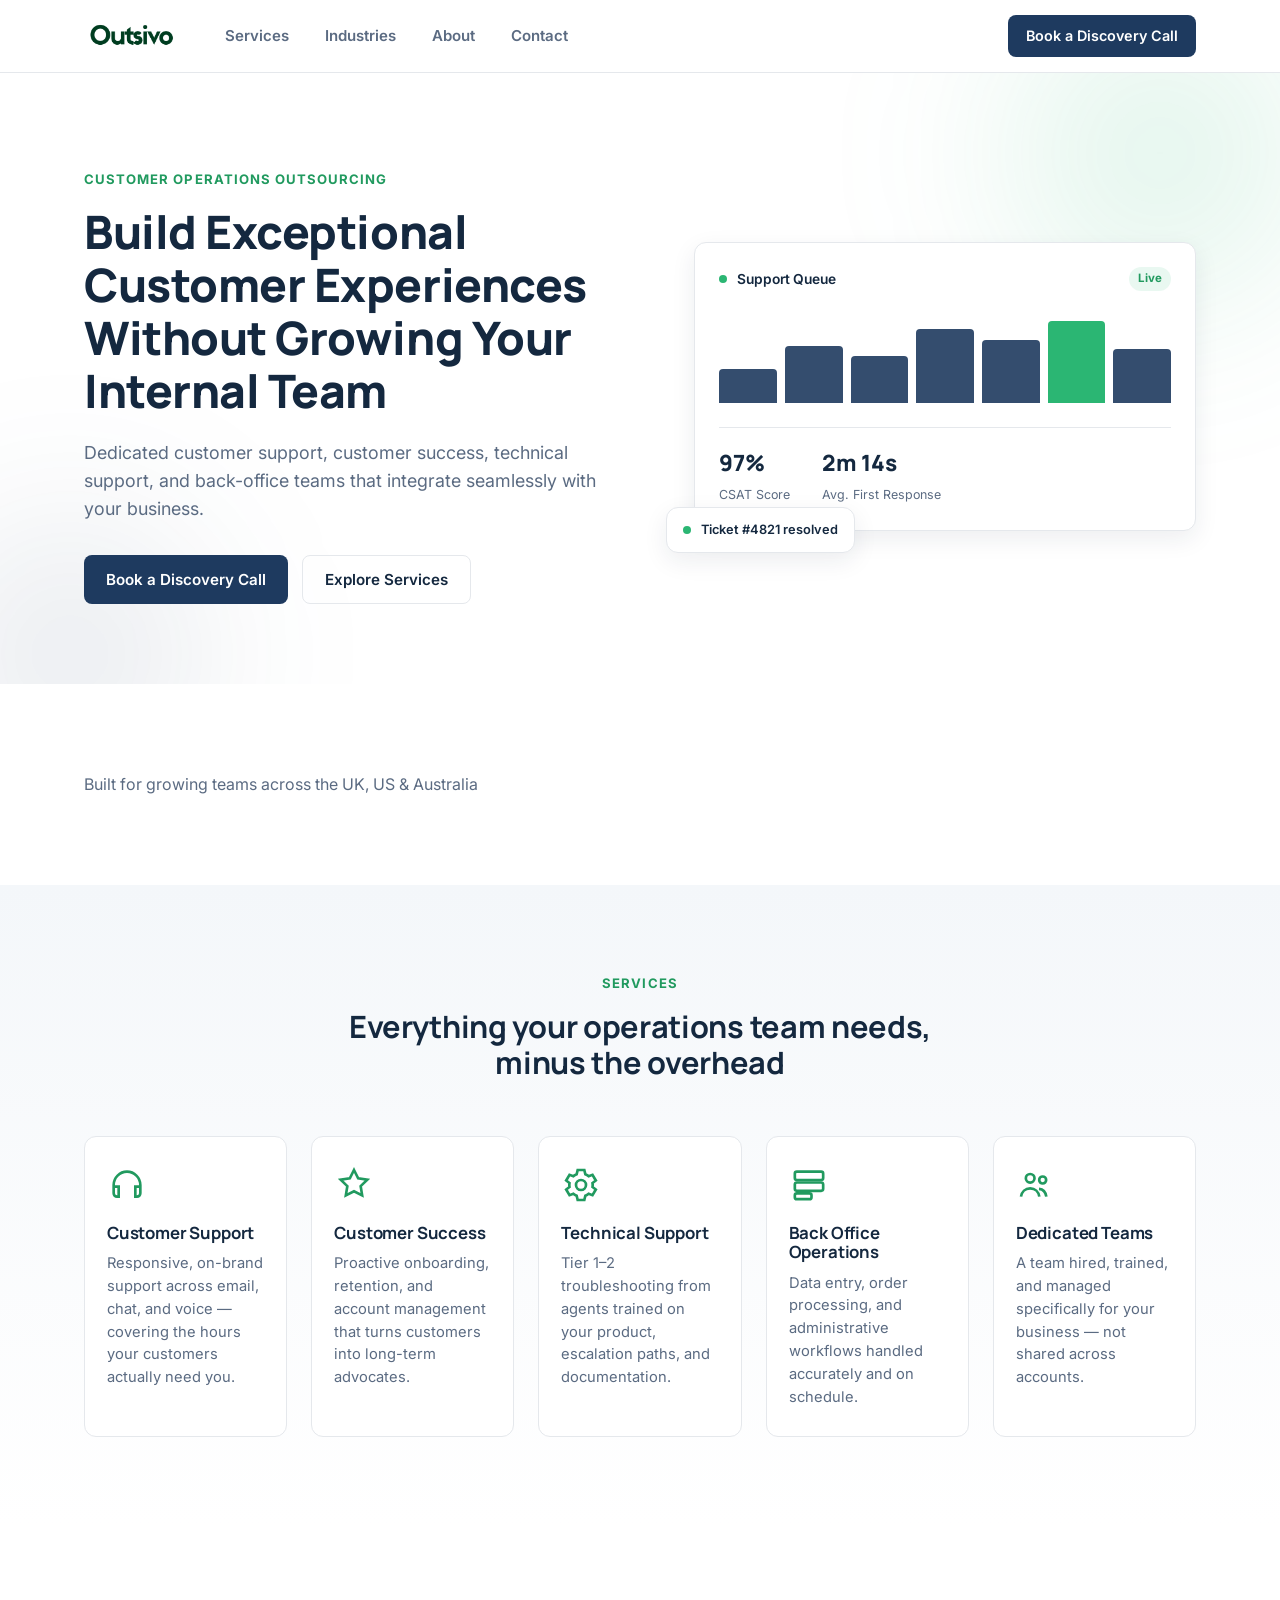
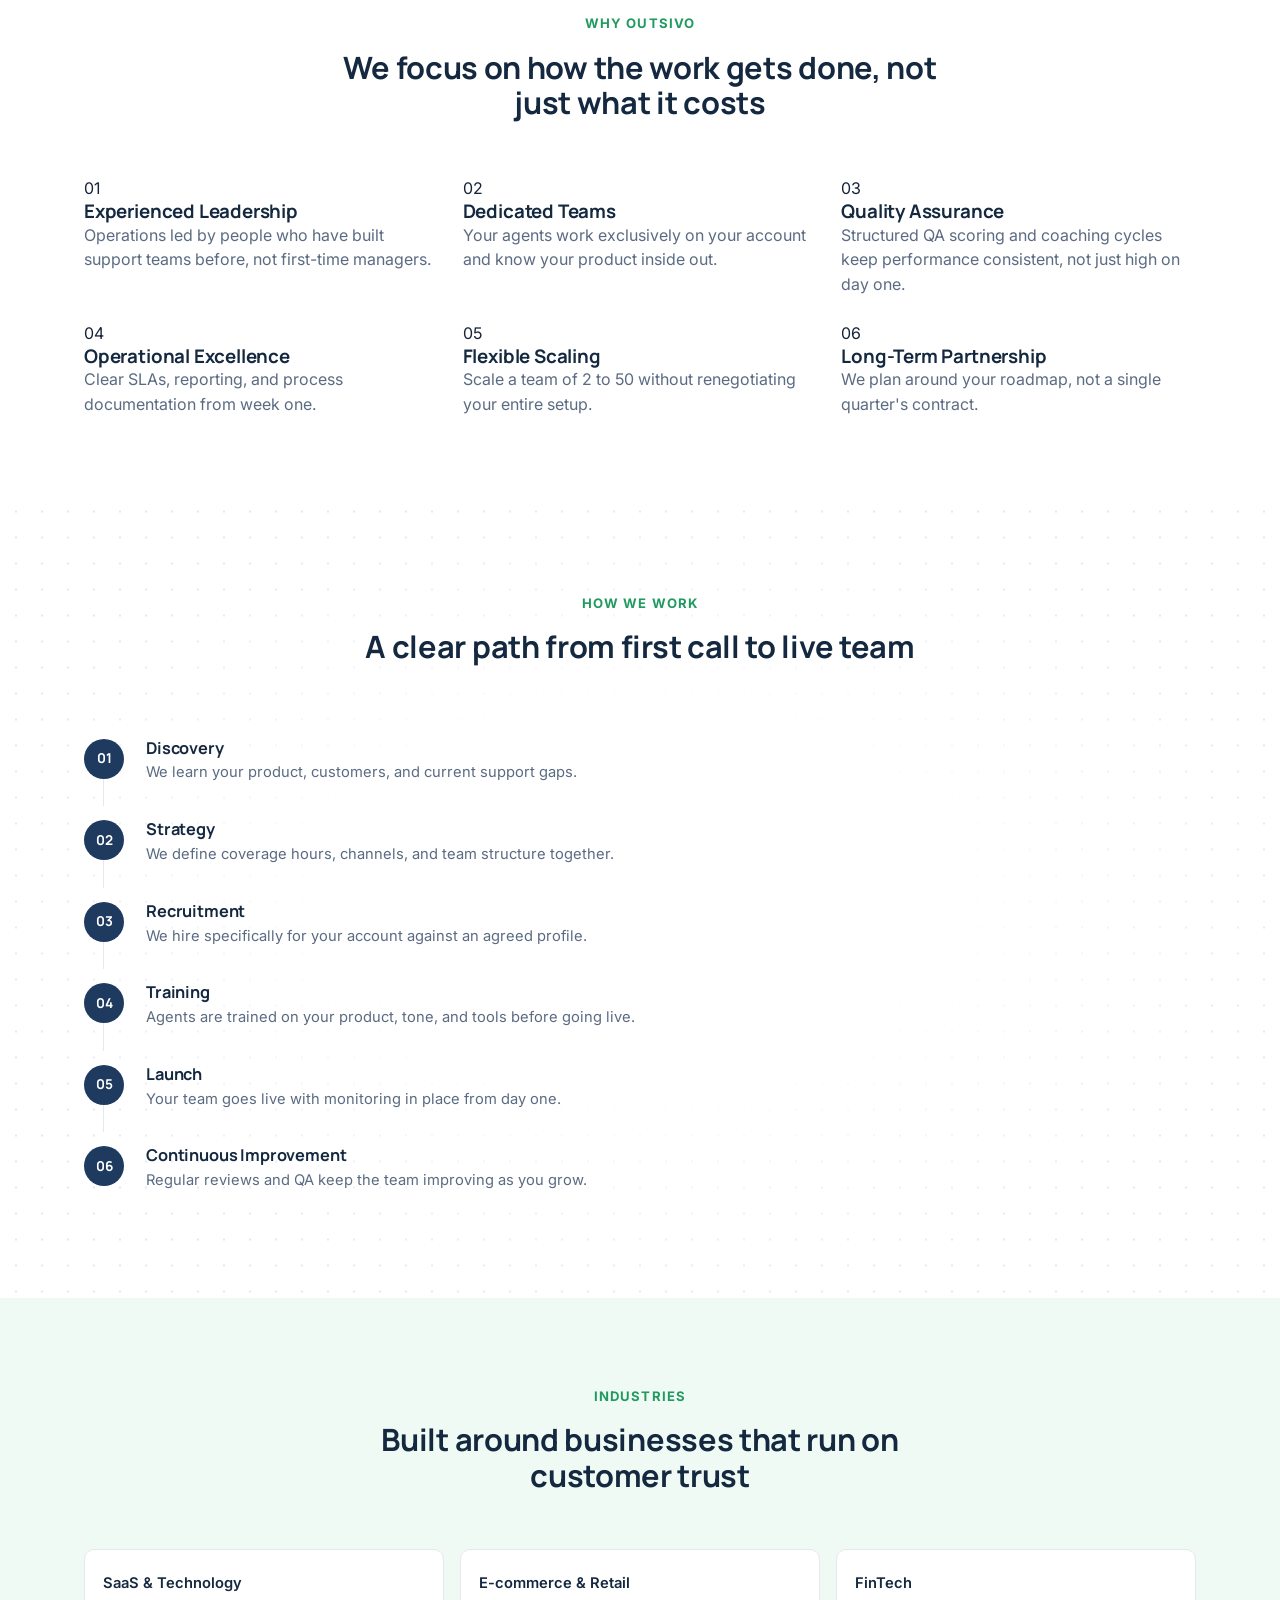
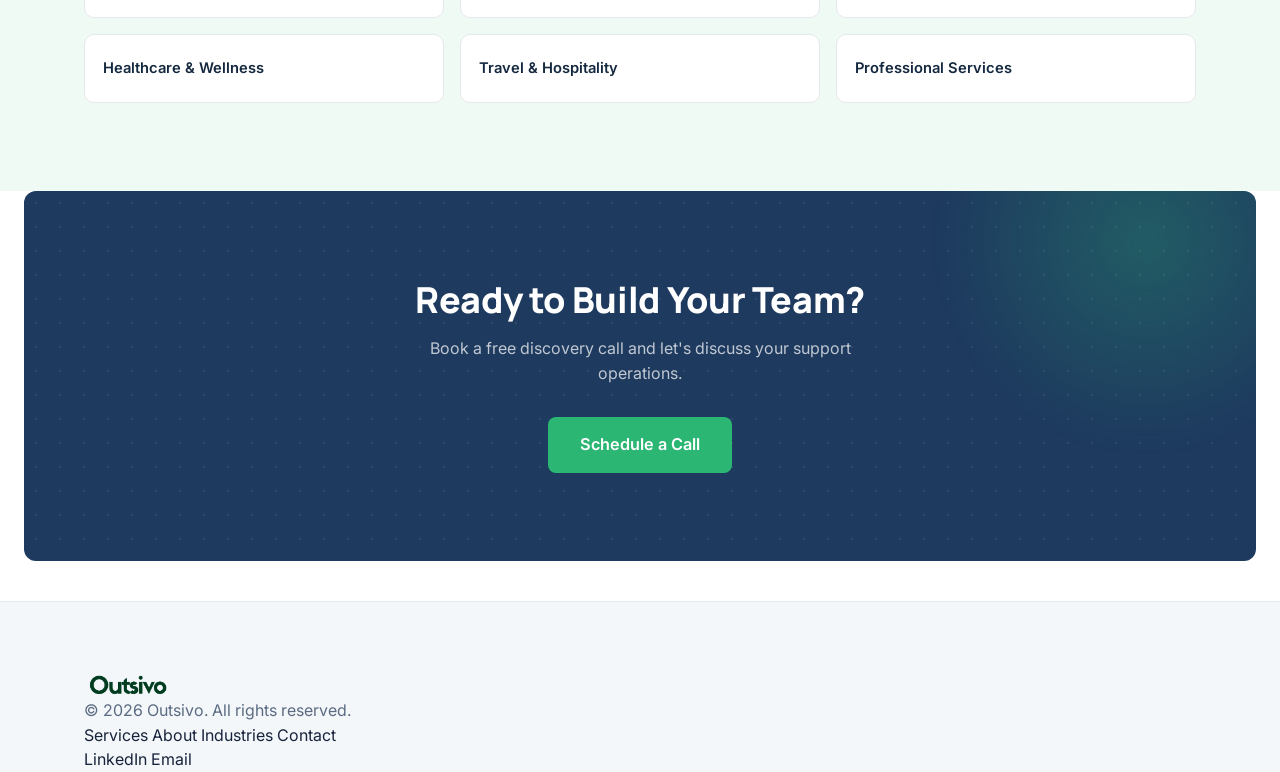
<file: index (1).html>
<!DOCTYPE html>
<html lang="en">
<head>
<meta charset="UTF-8">
<meta name="viewport" content="width=device-width, initial-scale=1.0">
<title>Outsivo — Customer Support, Success &amp; Technical Support Outsourcing</title>
<meta name="description" content="Dedicated customer support, customer success, technical support, and back-office teams that integrate seamlessly with your business.">
<link rel="preconnect" href="https://fonts.googleapis.com">
<link rel="preconnect" href="https://fonts.gstatic.com" crossorigin>
<link href="https://fonts.googleapis.com/css2?family=Manrope:wght@500;600;700;800&family=Inter:wght@400;500;600&display=swap" rel="stylesheet">
<link rel="stylesheet" href="styles.css">
</head>
<body>

<!-- ===================== NAVIGATION ===================== -->
<header class="nav" id="nav">
  <div class="container nav__inner">
    <a href="#top" class="nav__logo">
      <img src="assets/outsivo-logo.png" alt="Outsivo" class="nav__logo-img">
    </a>

    <nav class="nav__links" id="navLinks">
      <a href="#services">Services</a>
      <a href="#industries">Industries</a>
      <a href="#why">About</a>
      <a href="#contact">Contact</a>
    </nav>

    <a href="#contact" class="btn btn--primary btn--nav">Book a Discovery Call</a>

    <button class="nav__toggle" id="navToggle" aria-label="Open menu" aria-expanded="false">
      <span></span><span></span><span></span>
    </button>
  </div>
</header>

<main id="top">

  <!-- ===================== HERO ===================== -->
  <section class="hero">
    <div class="container hero__inner">
      <div class="hero__copy">
        <p class="eyebrow">Customer Operations Outsourcing</p>
        <h1>Build Exceptional Customer Experiences Without Growing Your Internal Team</h1>
        <p class="hero__sub">Dedicated customer support, customer success, technical support, and back-office teams that integrate seamlessly with your business.</p>
        <div class="hero__actions">
          <a href="#contact" class="btn btn--primary">Book a Discovery Call</a>
          <a href="#services" class="btn btn--ghost">Explore Services</a>
        </div>
      </div>

      <div class="hero__visual" aria-hidden="true">
        <div class="panel panel--main">
          <div class="panel__row">
            <span class="dot dot--accent"></span>
            <span class="panel__label">Support Queue</span>
            <span class="panel__tag">Live</span>
          </div>
          <div class="bar-row">
            <div class="bar" style="--h:38%"></div>
            <div class="bar" style="--h:64%"></div>
            <div class="bar" style="--h:52%"></div>
            <div class="bar" style="--h:82%"></div>
            <div class="bar" style="--h:70%"></div>
            <div class="bar" style="--h:91%"></div>
            <div class="bar" style="--h:60%"></div>
          </div>
          <div class="panel__stats">
            <div>
              <span class="stat">97%</span>
              <span class="stat__label">CSAT Score</span>
            </div>
            <div>
              <span class="stat">2m 14s</span>
              <span class="stat__label">Avg. First Response</span>
            </div>
          </div>
        </div>
        <div class="panel panel--float">
          <span class="dot dot--accent"></span>
          <span class="panel__label">Ticket #4821 resolved</span>
        </div>
      </div>
    </div>
  </section>

  <!-- ===================== TRUSTED BY (future) ===================== -->
  <section class="trusted">
    <div class="container">
      <p class="trusted__label">Built for growing teams across the UK, US &amp; Australia</p>
      <div class="trusted__marks" aria-hidden="true">
        <span class="mark"></span>
        <span class="mark"></span>
        <span class="mark"></span>
        <span class="mark"></span>
        <span class="mark"></span>
      </div>
    </div>
  </section>

  <!-- ===================== SERVICES ===================== -->
  <section class="services" id="services">
    <div class="container">
      <p class="eyebrow eyebrow--center">Services</p>
      <h2 class="section__title">Everything your operations team needs, minus the overhead</h2>

      <div class="grid grid--5">
        <div class="card">
          <div class="card__icon">
            <svg viewBox="0 0 24 24" fill="none" stroke="currentColor" stroke-width="1.6"><path d="M4 12a8 8 0 0 1 16 0v5a2 2 0 0 1-2 2h-1v-6h3M4 17v-5a8 8 0 0 1 0 0v5a2 2 0 0 0 2 2h1v-6H4"/></svg>
          </div>
          <h3>Customer Support</h3>
          <p>Responsive, on-brand support across email, chat, and voice — covering the hours your customers actually need you.</p>
        </div>
        <div class="card">
          <div class="card__icon">
            <svg viewBox="0 0 24 24" fill="none" stroke="currentColor" stroke-width="1.6"><path d="M12 3l2.5 5 5.5.8-4 3.9.9 5.5L12 15.8 7.1 18.2l.9-5.5-4-3.9 5.5-.8L12 3z"/></svg>
          </div>
          <h3>Customer Success</h3>
          <p>Proactive onboarding, retention, and account management that turns customers into long-term advocates.</p>
        </div>
        <div class="card">
          <div class="card__icon">
            <svg viewBox="0 0 24 24" fill="none" stroke="currentColor" stroke-width="1.6"><circle cx="12" cy="12" r="3"/><path d="M19 12a7 7 0 0 0-.1-1.2l2-1.5-2-3.4-2.3.9a7 7 0 0 0-2-1.2L14 3h-4l-.6 2.6a7 7 0 0 0-2 1.2l-2.3-.9-2 3.4 2 1.5A7 7 0 0 0 5 12a7 7 0 0 0 .1 1.2l-2 1.5 2 3.4 2.3-.9a7 7 0 0 0 2 1.2L10 21h4l.6-2.6a7 7 0 0 0 2-1.2l2.3.9 2-3.4-2-1.5A7 7 0 0 0 19 12z"/></svg>
          </div>
          <h3>Technical Support</h3>
          <p>Tier 1–2 troubleshooting from agents trained on your product, escalation paths, and documentation.</p>
        </div>
        <div class="card">
          <div class="card__icon">
            <svg viewBox="0 0 24 24" fill="none" stroke="currentColor" stroke-width="1.6"><rect x="3.5" y="4" width="17" height="5" rx="1.2"/><rect x="3.5" y="10.5" width="17" height="5" rx="1.2"/><rect x="3.5" y="17" width="10" height="3.5" rx="1.2"/></svg>
          </div>
          <h3>Back Office Operations</h3>
          <p>Data entry, order processing, and administrative workflows handled accurately and on schedule.</p>
        </div>
        <div class="card">
          <div class="card__icon">
            <svg viewBox="0 0 24 24" fill="none" stroke="currentColor" stroke-width="1.6"><circle cx="8.5" cy="8" r="2.6"/><circle cx="16" cy="9" r="2.1"/><path d="M3 19c.4-3 2.6-5 5.5-5s5.1 2 5.5 5M13.8 14.3c2.4.2 4 2 4.4 4.7"/></svg>
          </div>
          <h3>Dedicated Teams</h3>
          <p>A team hired, trained, and managed specifically for your business — not shared across accounts.</p>
        </div>
      </div>
    </div>
  </section>

  <!-- ===================== WHY OUTSIVO ===================== -->
  <section class="why" id="why">
    <div class="container">
      <p class="eyebrow eyebrow--center">Why Outsivo</p>
      <h2 class="section__title">We focus on how the work gets done, not just what it costs</h2>

      <div class="grid grid--6">
        <div class="pillar">
          <span class="pillar__num">01</span>
          <h3>Experienced Leadership</h3>
          <p>Operations led by people who have built support teams before, not first-time managers.</p>
        </div>
        <div class="pillar">
          <span class="pillar__num">02</span>
          <h3>Dedicated Teams</h3>
          <p>Your agents work exclusively on your account and know your product inside out.</p>
        </div>
        <div class="pillar">
          <span class="pillar__num">03</span>
          <h3>Quality Assurance</h3>
          <p>Structured QA scoring and coaching cycles keep performance consistent, not just high on day one.</p>
        </div>
        <div class="pillar">
          <span class="pillar__num">04</span>
          <h3>Operational Excellence</h3>
          <p>Clear SLAs, reporting, and process documentation from week one.</p>
        </div>
        <div class="pillar">
          <span class="pillar__num">05</span>
          <h3>Flexible Scaling</h3>
          <p>Scale a team of 2 to 50 without renegotiating your entire setup.</p>
        </div>
        <div class="pillar">
          <span class="pillar__num">06</span>
          <h3>Long-Term Partnership</h3>
          <p>We plan around your roadmap, not a single quarter's contract.</p>
        </div>
      </div>
    </div>
  </section>

  <!-- ===================== HOW WE WORK ===================== -->
  <section class="process">
    <div class="container">
      <p class="eyebrow eyebrow--center">How We Work</p>
      <h2 class="section__title">A clear path from first call to live team</h2>

      <ol class="steps">
        <li class="step">
          <span class="step__num">01</span>
          <div>
            <h3>Discovery</h3>
            <p>We learn your product, customers, and current support gaps.</p>
          </div>
        </li>
        <li class="step">
          <span class="step__num">02</span>
          <div>
            <h3>Strategy</h3>
            <p>We define coverage hours, channels, and team structure together.</p>
          </div>
        </li>
        <li class="step">
          <span class="step__num">03</span>
          <div>
            <h3>Recruitment</h3>
            <p>We hire specifically for your account against an agreed profile.</p>
          </div>
        </li>
        <li class="step">
          <span class="step__num">04</span>
          <div>
            <h3>Training</h3>
            <p>Agents are trained on your product, tone, and tools before going live.</p>
          </div>
        </li>
        <li class="step">
          <span class="step__num">05</span>
          <div>
            <h3>Launch</h3>
            <p>Your team goes live with monitoring in place from day one.</p>
          </div>
        </li>
        <li class="step">
          <span class="step__num">06</span>
          <div>
            <h3>Continuous Improvement</h3>
            <p>Regular reviews and QA keep the team improving as you grow.</p>
          </div>
        </li>
      </ol>
    </div>
  </section>

  <!-- ===================== INDUSTRIES ===================== -->
  <section class="industries" id="industries">
    <div class="container">
      <p class="eyebrow eyebrow--center">Industries</p>
      <h2 class="section__title">Built around businesses that run on customer trust</h2>

      <div class="grid grid--6 grid--tight">
        <div class="tag-card">SaaS &amp; Technology</div>
        <div class="tag-card">E-commerce &amp; Retail</div>
        <div class="tag-card">FinTech</div>
        <div class="tag-card">Healthcare &amp; Wellness</div>
        <div class="tag-card">Travel &amp; Hospitality</div>
        <div class="tag-card">Professional Services</div>
      </div>
    </div>
  </section>

  <!-- ===================== CTA ===================== -->
  <section class="cta" id="contact">
    <div class="container cta__inner">
      <h2>Ready to Build Your Team?</h2>
      <p>Book a free discovery call and let's discuss your support operations.</p>
      <a href="mailto:hello@outsivo.com" class="btn btn--primary btn--lg">Schedule a Call</a>
    </div>
  </section>

</main>

<!-- ===================== FOOTER ===================== -->
<footer class="footer">
  <div class="container footer__inner">
    <div class="footer__brand">
      <img src="assets/outsivo-logo.png" alt="Outsivo" class="footer__logo-img">
      <p>© 2026 Outsivo. All rights reserved.</p>
    </div>
    <nav class="footer__links">
      <a href="#services">Services</a>
      <a href="#why">About</a>
      <a href="#industries">Industries</a>
      <a href="#contact">Contact</a>
    </nav>
    <div class="footer__social">
      <a href="#" aria-label="LinkedIn">LinkedIn</a>
      <a href="mailto:hello@outsivo.com">Email</a>
    </div>
  </div>
</footer>

<script src="script.js"></script>
</body>
</html>
</file>
<file: styles.css>
/* ============ TOKENS ============ */
:root {
  --navy: #1E3A5F;
  --navy-ink: #14283F;
  --emerald: #2BB673;
  --emerald-dark: #219a5f;
  --bg: #FFFFFF;
  --bg-soft: #F7F8FA;
  --border: #E5E8EC;
  --text: #16233A;
  --text-muted: #5B6B82;

  --font-display: 'Manrope', sans-serif;
  --font-body: 'Inter', sans-serif;

  --container: 1160px;
  --radius: 12px;
  --shadow-sm: 0 1px 2px rgba(20, 40, 63, 0.06);
  --shadow-md: 0 8px 24px rgba(20, 40, 63, 0.08);
  --shadow-lg: 0 24px 60px rgba(20, 40, 63, 0.14);

  --navy-wash: #F4F7FA;
  --emerald-wash: #F0FAF5;
}

* { box-sizing: border-box; }
html { scroll-behavior: smooth; }

body {
  margin: 0;
  font-family: var(--font-body);
  color: var(--text);
  background: var(--bg);
  line-height: 1.55;
  -webkit-font-smoothing: antialiased;
}

h1, h2, h3 {
  font-family: var(--font-display);
  color: var(--navy-ink);
  margin: 0;
  line-height: 1.15;
  letter-spacing: -0.01em;
}

p { margin: 0; color: var(--text-muted); }

a { color: inherit; text-decoration: none; }

img, svg { display: block; max-width: 100%; }

.container {
  max-width: var(--container);
  margin: 0 auto;
  padding: 0 24px;
}

:focus-visible {
  outline: 2px solid var(--emerald);
  outline-offset: 2px;
}

@media (prefers-reduced-motion: reduce) {
  * { animation: none !important; transition: none !important; }
  html { scroll-behavior: auto; }
}

/* ============ BUTTONS ============ */
.btn {
  display: inline-flex;
  align-items: center;
  justify-content: center;
  padding: 12px 22px;
  border-radius: 8px;
  font-weight: 600;
  font-size: 0.95rem;
  transition: background 0.15s ease, transform 0.15s ease, border-color 0.15s ease;
  white-space: nowrap;
}
.btn--primary {
  background: var(--navy);
  color: #fff;
}
.btn--primary:hover { background: var(--navy-ink); }
.btn--ghost {
  background: transparent;
  color: var(--navy-ink);
  border: 1px solid var(--border);
}
.btn--ghost:hover { border-color: var(--navy); }
.btn--lg { padding: 15px 32px; font-size: 1.02rem; }
.btn--nav { padding: 10px 18px; font-size: 0.9rem; }

/* ============ NAVIGATION ============ */
.nav {
  position: sticky;
  top: 0;
  z-index: 50;
  background: rgba(255, 255, 255, 0.85);
  backdrop-filter: blur(10px);
  border-bottom: 1px solid var(--border);
}
.nav__inner {
  display: flex;
  align-items: center;
  gap: 32px;
  height: 72px;
}
.nav__logo {
  display: flex;
  align-items: center;
}
.nav__logo-img {
  height: 26px;
  width: auto;
}
.footer__logo-img {
  height: 24px;
  width: auto;
}
.nav__links {
  display: flex;
  gap: 8px;
  margin-right: auto;
}
.nav__links a {
  position: relative;
  font-size: 0.94rem;
  font-weight: 600;
  color: var(--text-muted);
  padding: 8px 14px;
  border-radius: 8px;
  transition: color 0.15s ease, background 0.15s ease;
}
.nav__links a::after {
  content: '';
  position: absolute;
  left: 14px;
  right: 14px;
  bottom: 4px;
  height: 2px;
  border-radius: 2px;
  background: var(--emerald);
  transform: scaleX(0);
  transform-origin: left;
  transition: transform 0.18s ease;
}
.nav__links a:hover {
  color: var(--navy-ink);
  background: var(--emerald-wash);
}
.nav__links a:hover::after { transform: scaleX(1); }
.nav__toggle { display: none; }

/* ============ HERO ============ */
.hero {
  padding: 96px 0 80px;
  position: relative;
  overflow: hidden;
  isolation: isolate;
}
.hero::before,
.hero::after {
  content: '';
  position: absolute;
  border-radius: 50%;
  filter: blur(70px);
  z-index: -1;
}
.hero::before {
  width: 480px;
  height: 480px;
  background: radial-gradient(circle, rgba(43, 182, 115, 0.16), transparent 70%);
  top: -160px;
  right: -120px;
}
.hero::after {
  width: 420px;
  height: 420px;
  background: radial-gradient(circle, rgba(30, 58, 95, 0.12), transparent 70%);
  bottom: -180px;
  left: -140px;
}
.hero__inner {
  display: grid;
  grid-template-columns: 1.05fr 0.95fr;
  gap: 56px;
  align-items: center;
}
.eyebrow {
  font-size: 0.82rem;
  font-weight: 700;
  letter-spacing: 0.08em;
  text-transform: uppercase;
  color: var(--emerald-dark);
  margin-bottom: 16px;
}
.eyebrow--center { text-align: center; }
.hero h1 {
  font-size: clamp(2.1rem, 3.6vw, 3.15rem);
  font-weight: 800;
}
.hero__sub {
  margin-top: 22px;
  font-size: 1.12rem;
  color: var(--text-muted);
  max-width: 520px;
}
.hero__actions {
  margin-top: 32px;
  display: flex;
  gap: 14px;
  flex-wrap: wrap;
}

/* Hero visual: abstract operations dashboard */
.hero__visual { position: relative; }
.panel {
  background: #fff;
  border: 1px solid var(--border);
  border-radius: var(--radius);
  box-shadow: var(--shadow-md);
}
.panel--main { padding: 24px; }
.panel__row {
  display: flex;
  align-items: center;
  gap: 10px;
  margin-bottom: 22px;
}
.dot { width: 8px; height: 8px; border-radius: 50%; }
.dot--accent { background: var(--emerald); }
.panel__label {
  font-size: 0.86rem;
  font-weight: 600;
  color: var(--navy-ink);
}
.panel__tag {
  margin-left: auto;
  font-size: 0.72rem;
  font-weight: 700;
  color: var(--emerald-dark);
  background: rgba(43, 182, 115, 0.1);
  padding: 3px 9px;
  border-radius: 20px;
}
.bar-row {
  display: flex;
  align-items: flex-end;
  gap: 8px;
  height: 90px;
  margin-bottom: 24px;
}
.bar {
  flex: 1;
  height: var(--h);
  background: var(--navy);
  border-radius: 4px 4px 0 0;
  opacity: 0.9;
}
.bar:nth-child(6) { background: var(--emerald); opacity: 1; }
.panel__stats {
  display: flex;
  gap: 32px;
  border-top: 1px solid var(--border);
  padding-top: 18px;
}
.stat {
  display: block;
  font-family: var(--font-display);
  font-weight: 800;
  font-size: 1.4rem;
  color: var(--navy-ink);
}
.stat__label {
  font-size: 0.78rem;
  color: var(--text-muted);
}
.panel--float {
  position: absolute;
  bottom: -22px;
  left: -28px;
  display: flex;
  align-items: center;
  gap: 10px;
  padding: 12px 16px;
}
.panel--float .panel__label { font-size: 0.8rem; }

/* Coverage map — signature element */
.panel--coverage {
  margin-top: 20px;
  padding: 22px 24px 18px;
}
.coverage__label {
  font-size: 0.78rem;
  font-weight: 700;
  color: var(--text-muted);
  text-transform: uppercase;
  letter-spacing: 0.06em;
  margin-bottom: 14px;
}
.coverage__map { width: 100%; height: auto; }
.coverage__city {
  font-family: var(--font-body);
  font-size: 11px;
  font-weight: 600;
  fill: var(--text-muted);
}
.coverage__city--origin { fill: var(--emerald-dark); font-weight: 700; }

/* ============ SECTION GENERIC ============ */
section { padding: 88px 0; position: relative; }
.section__title {
  text-align: center;
  font-size: clamp(1.6rem, 2.4vw, 2.1rem);
  font-weight: 700;
  max-width: 640px;
  margin: 0 auto 56px;
}
.services {
  background: linear-gradient(180deg, var(--navy-wash) 0%, #ffffff 100%);
}
.industries {
  background: var(--emerald-wash);
}

/* ============ GRIDS ============ */
.grid { display: grid; gap: 24px; }
.grid--5 { grid-template-columns: repeat(5, 1fr); }
.grid--4 { grid-template-columns: repeat(4, 1fr); }
.grid--6 { grid-template-columns: repeat(3, 1fr); }
.grid--tight { gap: 16px; }

/* ============ SERVICE CARDS ============ */
.card {
  background: #fff;
  border: 1px solid var(--border);
  border-radius: var(--radius);
  padding: 28px 22px;
  transition: transform 0.18s ease, box-shadow 0.18s ease;
}
.card:hover { transform: translateY(-3px); box-shadow: var(--shadow-md); }
.card__icon {
  width: 40px;
  height: 40px;
  color: var(--emerald-dark);
  margin-bottom: 18px;
}
.card h3 {
  font-size: 1.05rem;
  font-weight: 700;
  margin-bottom: 10px;
}
.card p { font-size: 0.92rem; }

/* Featured service card — breaks grid uniformity */
.card--featured {
  grid-column: 1 / -1;
  display: grid;
  grid-template-columns: auto 1fr;
  align-items: center;
  gap: 28px;
  padding: 32px;
  background: linear-gradient(135deg, var(--navy) 0%, var(--navy-ink) 100%);
  border: none;
}
.card--featured .card__icon {
  width: 56px;
  height: 56px;
  padding: 12px;
  background: rgba(255, 255, 255, 0.12);
  border-radius: 14px;
  color: #fff;
  margin-bottom: 0;
}
.card--featured h3 { color: #fff; font-size: 1.2rem; }
.card--featured p { color: rgba(255, 255, 255, 0.72); max-width: 560px; }
.card--featured:hover { transform: none; box-shadow: none; }

@media (max-width: 640px) {
  .card--featured { grid-template-columns: 1fr; text-align: left; }
}

/* ============ STAT BAND (contained card, navy) ============ */
.stat-band {
  background: linear-gradient(135deg, var(--navy) 0%, var(--navy-ink) 100%);
  padding: 48px 40px;
  margin: 0 24px;
  border-radius: var(--radius);
}
.stat-band__inner {
  display: grid;
  grid-template-columns: repeat(4, 1fr);
  gap: 24px;
  text-align: center;
  max-width: var(--container);
  margin: 0 auto;
  padding: 0;
}
.stat-band__num {
  display: block;
  font-family: var(--font-display);
  font-weight: 800;
  font-size: 2.4rem;
  color: #fff;
}
.stat-band__label {
  display: block;
  margin-top: 6px;
  font-size: 0.88rem;
  color: rgba(255, 255, 255, 0.85);
  font-weight: 500;
}
@media (max-width: 720px) {
  .stat-band__inner { grid-template-columns: repeat(2, 1fr); }
}

/* ============ WHY OUTSIVO — SPLIT LAYOUT ============ */
.why { overflow: hidden; }
.why__inner {
  display: grid;
  grid-template-columns: 0.85fr 1.15fr;
  gap: 64px;
  align-items: start;
}
.why__side { position: sticky; top: 110px; }
.why__title {
  font-family: var(--font-display);
  font-weight: 700;
  font-size: clamp(1.5rem, 2.2vw, 2rem);
  margin-top: 4px;
}
.why__sub {
  margin-top: 18px;
  font-size: 1rem;
  max-width: 420px;
}
.why__stat-card {
  margin-top: 32px;
  background: linear-gradient(135deg, var(--navy) 0%, var(--navy-ink) 100%);
  border-radius: var(--radius);
  padding: 28px;
  max-width: 320px;
}
.why__stat-num {
  display: block;
  font-family: var(--font-display);
  font-weight: 800;
  font-size: 3rem;
  color: var(--emerald);
  line-height: 1;
}
.why__stat-label {
  display: block;
  margin-top: 10px;
  font-size: 0.88rem;
  color: rgba(255, 255, 255, 0.75);
}

.pillar-list {
  list-style: none;
  margin: 0;
  padding: 0;
}
.pillar-row {
  display: flex;
  gap: 20px;
  padding: 26px 0;
  border-bottom: 1px solid var(--border);
}
.pillar-row:first-child { padding-top: 0; }
.pillar-row:last-child { border-bottom: none; }
.pillar-row__icon {
  flex: none;
  width: 44px;
  height: 44px;
  border-radius: 10px;
  background: var(--emerald-wash);
  color: var(--emerald-dark);
  display: flex;
  align-items: center;
  justify-content: center;
}
.pillar-row__icon svg { width: 22px; height: 22px; }
.pillar-row h3 { font-size: 1.02rem; font-weight: 700; margin-bottom: 6px; }
.pillar-row p { font-size: 0.92rem; }

@media (max-width: 900px) {
  .why__inner { grid-template-columns: 1fr; gap: 40px; }
  .why__side { position: static; }
}

/* ============ HOW WE WORK — SPLIT LAYOUT ============ */
.process {
  background-image: radial-gradient(var(--border) 1.4px, transparent 1.4px);
  background-size: 26px 26px;
  background-position: center;
}
.process::before {
  content: '';
  position: absolute;
  inset: 0;
  background: radial-gradient(ellipse at center, #fff 30%, transparent 75%);
  pointer-events: none;
}
.process .container { position: relative; }

.process__inner {
  display: grid;
  grid-template-columns: 0.9fr 1.1fr;
  gap: 56px;
  align-items: center;
}
.process__visual {
  background: #fff;
  border: 1px solid var(--border);
  border-radius: var(--radius);
  box-shadow: var(--shadow-md);
  padding: 28px 20px;
}
.process__svg { width: 100%; height: auto; }
.process__node-label {
  font-family: var(--font-body);
  font-size: 13px;
  font-weight: 600;
  fill: var(--navy-ink);
}
.process__node-label--accent { fill: var(--emerald-dark); font-weight: 700; }

.steps {
  list-style: none;
  margin: 0;
  padding: 0;
  position: relative;
}
.step {
  display: flex;
  gap: 22px;
  padding: 18px 0;
  position: relative;
}
.step:not(:last-child)::after {
  content: '';
  position: absolute;
  left: 19px;
  top: 52px;
  bottom: -4px;
  width: 1px;
  background: var(--border);
}
.step__num {
  flex: none;
  width: 40px;
  height: 40px;
  border-radius: 50%;
  background: var(--navy);
  color: #fff;
  font-family: var(--font-display);
  font-weight: 700;
  font-size: 0.85rem;
  display: flex;
  align-items: center;
  justify-content: center;
  z-index: 1;
}
.step h3 { font-size: 1.02rem; font-weight: 700; margin-bottom: 4px; }
.step p { font-size: 0.92rem; }

@media (max-width: 900px) {
  .process__inner { grid-template-columns: 1fr; gap: 36px; }
  .process__content { order: 1; }
  .process__visual { order: 2; max-width: 420px; margin: 0 auto; }
}

/* ============ QUALITY ASSURANCE ============ */
.quality {
  background: var(--navy-wash);
}
.quality__inner {
  display: grid;
  grid-template-columns: 1fr 1fr;
  gap: 64px;
  align-items: center;
}
.kpi-list {
  list-style: none;
  margin: 28px 0 0;
  padding: 0;
  display: flex;
  flex-wrap: wrap;
  gap: 10px;
}
.kpi-chip {
  display: flex;
  align-items: center;
  gap: 8px;
  background: #fff;
  border: 1px solid var(--border);
  border-radius: 20px;
  padding: 8px 14px;
  font-size: 0.86rem;
  font-weight: 600;
  color: var(--navy-ink);
}
.kpi-chip svg { width: 15px; height: 15px; color: var(--emerald-dark); flex: none; }

.qa-panel {
  background: #fff;
  border: 1px solid var(--border);
  border-radius: var(--radius);
  box-shadow: var(--shadow-lg);
  padding: 26px;
}
.qa-panel__head {
  display: flex;
  align-items: center;
  justify-content: space-between;
  border-bottom: 1px solid var(--border);
  padding-bottom: 18px;
  margin-bottom: 20px;
}
.qa-panel__score {
  font-family: var(--font-display);
  font-weight: 800;
  font-size: 1.3rem;
  color: var(--emerald-dark);
}
.qa-panel__score span { font-size: 0.8rem; font-weight: 600; color: var(--text-muted); }
.qa-bar { margin-bottom: 16px; }
.qa-bar:last-child { margin-bottom: 0; }
.qa-bar__label {
  display: block;
  font-size: 0.82rem;
  font-weight: 600;
  color: var(--navy-ink);
  margin-bottom: 6px;
}
.qa-bar__track {
  width: 100%;
  height: 8px;
  border-radius: 5px;
  background: var(--bg-soft);
  overflow: hidden;
}
.qa-bar__fill {
  width: var(--w);
  height: 100%;
  border-radius: 5px;
  background: linear-gradient(90deg, var(--navy), var(--emerald));
}
.qa-panel__feedback {
  margin-top: 22px;
  padding-top: 18px;
  border-top: 1px solid var(--border);
}
.qa-panel__feedback-label {
  display: block;
  font-size: 0.76rem;
  font-weight: 700;
  text-transform: uppercase;
  letter-spacing: 0.05em;
  color: var(--text-muted);
  margin-bottom: 8px;
}
.qa-panel__feedback p {
  font-size: 0.88rem;
  color: var(--text);
}

@media (max-width: 900px) {
  .quality__inner { grid-template-columns: 1fr; gap: 40px; }
}

/* ============ OUR PRESENCE ============ */
.presence { background: #fff; }
.presence__map-wrap {
  position: relative;
  max-width: 820px;
  margin: 0 auto;
}
.presence__map {
  width: 100%;
  height: auto;
  filter: grayscale(1) opacity(0.65);
}
.presence__pin {
  position: absolute;
  width: 16px;
  height: 16px;
  border-radius: 50%;
  background: var(--navy);
  border: 3px solid #fff;
  box-shadow: 0 0 0 2px var(--navy), 0 2px 8px rgba(20, 40, 63, 0.35);
  transform: translate(-50%, -50%);
  z-index: 2;
}
.presence__pin--hq {
  background: var(--emerald);
  box-shadow: 0 0 0 2px var(--emerald), 0 2px 8px rgba(20, 40, 63, 0.35);
}
.presence__pin--hq::after {
  content: '';
  position: absolute;
  inset: -8px;
  border-radius: 50%;
  border: 2px solid var(--emerald);
  opacity: 0.6;
  animation: presencePulse 2.2s ease-out infinite;
}
@keyframes presencePulse {
  0% { transform: scale(0.6); opacity: 0.6; }
  100% { transform: scale(2); opacity: 0; }
}
@media (prefers-reduced-motion: reduce) {
  .presence__pin--hq::after { animation: none; display: none; }
}

/* ============ INDUSTRIES ============ */
.tag-card {
  background: #fff;
  border: 1px solid var(--border);
  border-radius: 10px;
  padding: 22px 18px;
  display: flex;
  align-items: center;
  gap: 12px;
  font-weight: 600;
  font-size: 0.92rem;
  color: var(--navy-ink);
  transition: transform 0.18s ease, box-shadow 0.18s ease;
}
.tag-card:hover { transform: translateY(-2px); box-shadow: var(--shadow-md); }
.tag-card svg {
  flex: none;
  width: 22px;
  height: 22px;
  color: var(--emerald-dark);
}

/* ============ CTA ============ */
.cta {
  background: var(--navy);
  border-radius: var(--radius);
  margin: 0 24px;
  padding: 0;
  position: relative;
  overflow: hidden;
}
.cta::before {
  content: '';
  position: absolute;
  inset: 0;
  background-image: radial-gradient(rgba(255,255,255,0.08) 1.4px, transparent 1.4px);
  background-size: 24px 24px;
}
.cta::after {
  content: '';
  position: absolute;
  width: 420px;
  height: 420px;
  border-radius: 50%;
  background: radial-gradient(circle, rgba(43, 182, 115, 0.28), transparent 70%);
  top: -160px;
  right: -100px;
  filter: blur(10px);
}
.cta__inner {
  padding: 88px 24px;
  text-align: center;
  position: relative;
}
.cta h2 {
  color: #fff;
  font-size: clamp(1.7rem, 2.8vw, 2.3rem);
  font-weight: 800;
}
.cta p {
  color: rgba(255, 255, 255, 0.72);
  margin: 16px auto 32px;
  max-width: 440px;
}
.cta .btn--primary { background: var(--emerald); }
.cta .btn--primary:hover { background: var(--emerald-dark); }
.cta .btn--primary:disabled { opacity: 0.6; cursor: not-allowed; }

/* ============ CONTACT FORM ============ */
.contact-form {
  max-width: 560px;
  margin: 0 auto;
  text-align: left;
  background: #fff;
  border-radius: var(--radius);
  padding: 32px;
  box-shadow: var(--shadow-md);
}
.contact-form__row {
  display: grid;
  grid-template-columns: 1fr 1fr;
  gap: 18px;
}
.field {
  margin-bottom: 18px;
  display: flex;
  flex-direction: column;
  gap: 6px;
}
.field label {
  font-size: 0.85rem;
  font-weight: 600;
  color: var(--navy-ink);
}
.field input,
.field textarea {
  font-family: var(--font-body);
  font-size: 0.95rem;
  padding: 11px 13px;
  border-radius: 8px;
  border: 1px solid var(--border);
  background: var(--bg-soft);
  color: var(--text);
  resize: vertical;
  transition: border-color 0.15s ease, background 0.15s ease;
}
.field input:focus,
.field textarea:focus {
  outline: none;
  border-color: var(--emerald);
  background: #fff;
}
.contact-form .btn {
  width: 100%;
}
.contact-form__status {
  margin-top: 14px;
  font-size: 0.88rem;
  text-align: center;
  min-height: 1.2em;
}
.contact-form__status.is-success { color: var(--emerald-dark); }
.contact-form__status.is-error { color: #C0392B; }

@media (max-width: 560px) {
  .contact-form { padding: 24px; }
  .contact-form__row { grid-template-columns: 1fr; }
}

/* ============ FOOTER ============ */
.footer {
  background: var(--navy-wash);
  border-top: 1px solid var(--border);
  margin-top: 40px;
  padding: 72px 0 0;
}
.footer__grid {
  display: grid;
  grid-template-columns: 1.4fr 1fr 1fr 1.2fr;
  gap: 40px;
  padding-bottom: 56px;
}
.footer__col h4 {
  font-size: 0.82rem;
  font-weight: 700;
  text-transform: uppercase;
  letter-spacing: 0.04em;
  color: var(--navy-ink);
  margin-bottom: 18px;
}
.footer__col a {
  display: block;
  font-size: 0.92rem;
  color: var(--text-muted);
  margin-bottom: 12px;
  transition: color 0.15s ease;
}
.footer__col a:hover { color: var(--navy-ink); }

.footer__col--brand .footer__logo-img { height: 26px; margin-bottom: 16px; }
.footer__tagline {
  font-size: 0.9rem;
  color: var(--text-muted);
  max-width: 280px;
  margin-bottom: 20px;
}
.footer__social-icon {
  display: inline-flex;
  align-items: center;
  justify-content: center;
  width: 36px;
  height: 36px;
  border-radius: 8px;
  background: #fff;
  border: 1px solid var(--border);
  color: var(--navy-ink);
  transition: background 0.15s ease, color 0.15s ease;
}
.footer__social-icon svg { width: 17px; height: 17px; }
.footer__social-icon:hover { background: var(--navy); color: #fff; }

.footer__location {
  font-size: 0.86rem;
  color: var(--text-muted);
  line-height: 1.6;
  margin-bottom: 10px;
}
.footer__flags {
  display: flex;
  gap: 8px;
  margin-bottom: 18px;
}
.footer__flags img {
  width: 26px;
  height: 26px;
  border-radius: 50%;
  border: 1px solid var(--border);
}
.footer__cta {
  display: inline-flex;
  padding: 9px 16px;
  font-size: 0.85rem;
  background: #fff;
}

.footer__bottom {
  border-top: 1px solid var(--border);
  padding: 22px 0;
}
.footer__bottom-inner p {
  font-size: 0.82rem;
  color: var(--text-muted);
  text-align: center;
}

@media (max-width: 900px) {
  .footer__grid { grid-template-columns: 1fr 1fr; row-gap: 36px; }
  .footer__col--brand { grid-column: 1 / -1; }
}
@media (max-width: 560px) {
  .footer__grid { grid-template-columns: 1fr; }
}

/* ============ RESPONSIVE ============ */
@media (max-width: 960px) {
  .grid--5 { grid-template-columns: repeat(2, 1fr); }
  .grid--4 { grid-template-columns: repeat(2, 1fr); }
  .grid--6 { grid-template-columns: repeat(2, 1fr); }
  .hero__inner { grid-template-columns: 1fr; }
  .hero__visual { order: -1; max-width: 460px; margin: 0 auto; }
}

@media (max-width: 720px) {
  .nav__links { 
    position: absolute;
    top: 72px; left: 0; right: 0;
    background: #fff;
    border-bottom: 1px solid var(--border);
    flex-direction: column;
    padding: 16px 24px;
    gap: 16px;
    display: none;
  }
  .nav__links.is-open { display: flex; }
  .nav__toggle {
    display: flex;
    flex-direction: column;
    gap: 4px;
    background: none;
    border: none;
    padding: 8px;
    margin-left: auto;
    cursor: pointer;
  }
  .nav__toggle span {
    width: 20px; height: 2px; background: var(--navy-ink);
  }
  .btn--nav { display: none; }
  .grid--5 { grid-template-columns: 1fr; }
  .grid--4 { grid-template-columns: 1fr; }
  .grid--6 { grid-template-columns: 1fr; }
  .panel--float { display: none; }
  .cta { margin: 0 16px; }
}
</file>
